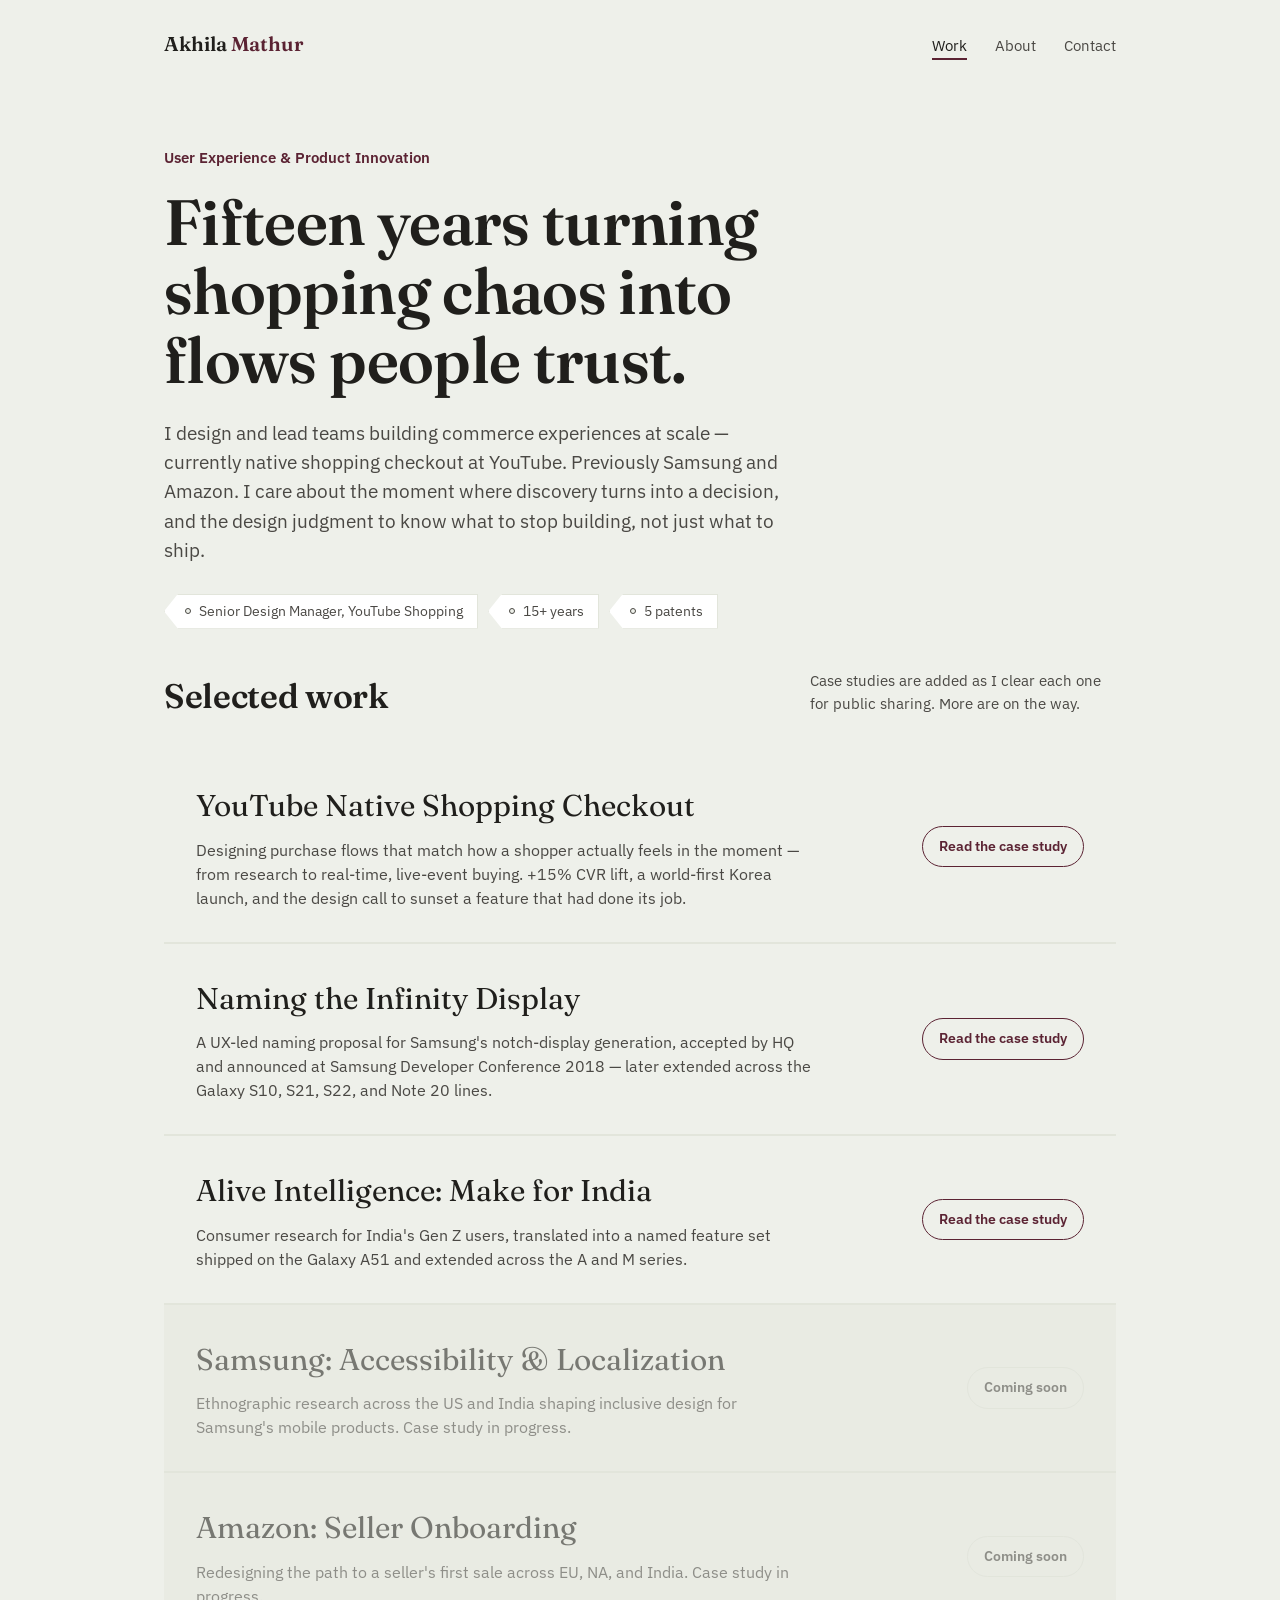
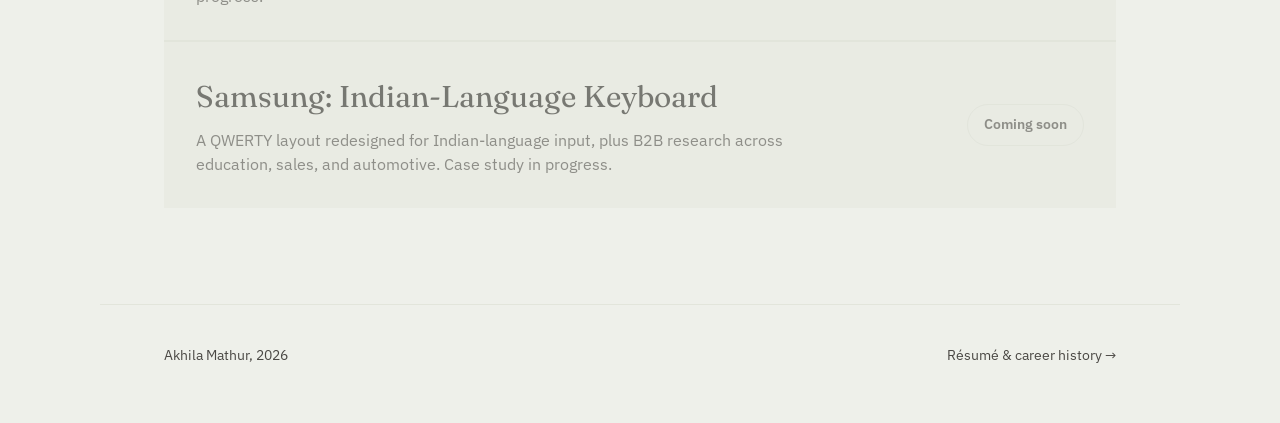
<file: index.html>
<!DOCTYPE html>
<html lang="en">
<head>
<meta charset="UTF-8">
<meta name="viewport" content="width=device-width, initial-scale=1.0">
<title>Akhila Mathur — UX & Product Design Leader</title>
<meta name="description" content="Product strategy and UX leader with 15+ years building shopping, commerce, and platform experiences — YouTube, Samsung, Amazon.">
<link rel="preconnect" href="https://fonts.googleapis.com">
<link rel="preconnect" href="https://fonts.gstatic.com" crossorigin>
<link href="https://fonts.googleapis.com/css2?family=Fraunces:opsz,wght@9..144,500;9..144,600;9..144,700&family=IBM+Plex+Sans:wght@400;500;600&display=swap" rel="stylesheet">
<link rel="stylesheet" href="styles.css">
</head>
<body>

<nav class="site-nav">
  <a href="index.html" class="logo">Akhila <span>Mathur</span></a>
  <ul>
    <li><a href="index.html" class="active">Work</a></li>
    <li><a href="about.html">About</a></li>
    <li><a href="contact.html">Contact</a></li>
  </ul>
</nav>

<header class="hero">
  <div class="kicker">User Experience &amp; Product Innovation</div>
  <h1>Fifteen years turning shopping chaos into flows people trust.</h1>
  <p class="lede">I design and lead teams building commerce experiences at scale — currently native shopping checkout at YouTube. Previously Samsung and Amazon. I care about the moment where discovery turns into a decision, and the design judgment to know what to stop building, not just what to ship.</p>
  <div class="tag-row">
    <span class="tag"><span class="hole"></span>Senior Design Manager, YouTube Shopping</span>
    <span class="tag"><span class="hole"></span>15+ years</span>
    <span class="tag"><span class="hole"></span>5 patents</span>
  </div>
</header>

<section class="tight">
  <div class="section-head">
    <h2>Selected work</h2>
    <p class="note">Case studies are added as I clear each one for public sharing. More are on the way.</p>
  </div>

  <div class="work-list">
    <a class="work-item" href="case-study-checkout.html">
      <div>
        <div class="title">YouTube Native Shopping Checkout</div>
        <p>Designing purchase flows that match how a shopper actually feels in the moment — from research to real-time, live-event buying. +15% CVR lift, a world-first Korea launch, and the design call to sunset a feature that had done its job.</p>
      </div>
      <span class="go">Read the case study</span>
    </a>

    <a class="work-item" href="case-study-samsung-infinity.html">
      <div>
        <div class="title">Naming the Infinity Display</div>
        <p>A UX-led naming proposal for Samsung's notch-display generation, accepted by HQ and announced at Samsung Developer Conference 2018 — later extended across the Galaxy S10, S21, S22, and Note 20 lines.</p>
      </div>
      <span class="go">Read the case study</span>
    </a>

    <a class="work-item" href="case-study-alive-intelligence.html">
      <div>
        <div class="title">Alive Intelligence: Make for India</div>
        <p>Consumer research for India's Gen Z users, translated into a named feature set shipped on the Galaxy A51 and extended across the A and M series.</p>
      </div>
      <span class="go">Read the case study</span>
    </a>

    <div class="work-item disabled">
      <div>
        <div class="title">Samsung: Accessibility &amp; Localization</div>
        <p>Ethnographic research across the US and India shaping inclusive design for Samsung's mobile products. Case study in progress.</p>
      </div>
      <span class="go">Coming soon</span>
    </div>

    <div class="work-item disabled">
      <div>
        <div class="title">Amazon: Seller Onboarding</div>
        <p>Redesigning the path to a seller's first sale across EU, NA, and India. Case study in progress.</p>
      </div>
      <span class="go">Coming soon</span>
    </div>

    <div class="work-item disabled">
      <div>
        <div class="title">Samsung: Indian-Language Keyboard</div>
        <p>A QWERTY layout redesigned for Indian-language input, plus B2B research across education, sales, and automotive. Case study in progress.</p>
      </div>
      <span class="go">Coming soon</span>
    </div>
  </div>
</section>

<footer>
  <span>Akhila Mathur, 2026</span>
  <a href="about.html">Résumé &amp; career history →</a>
</footer>

</body>
</html>
</file>
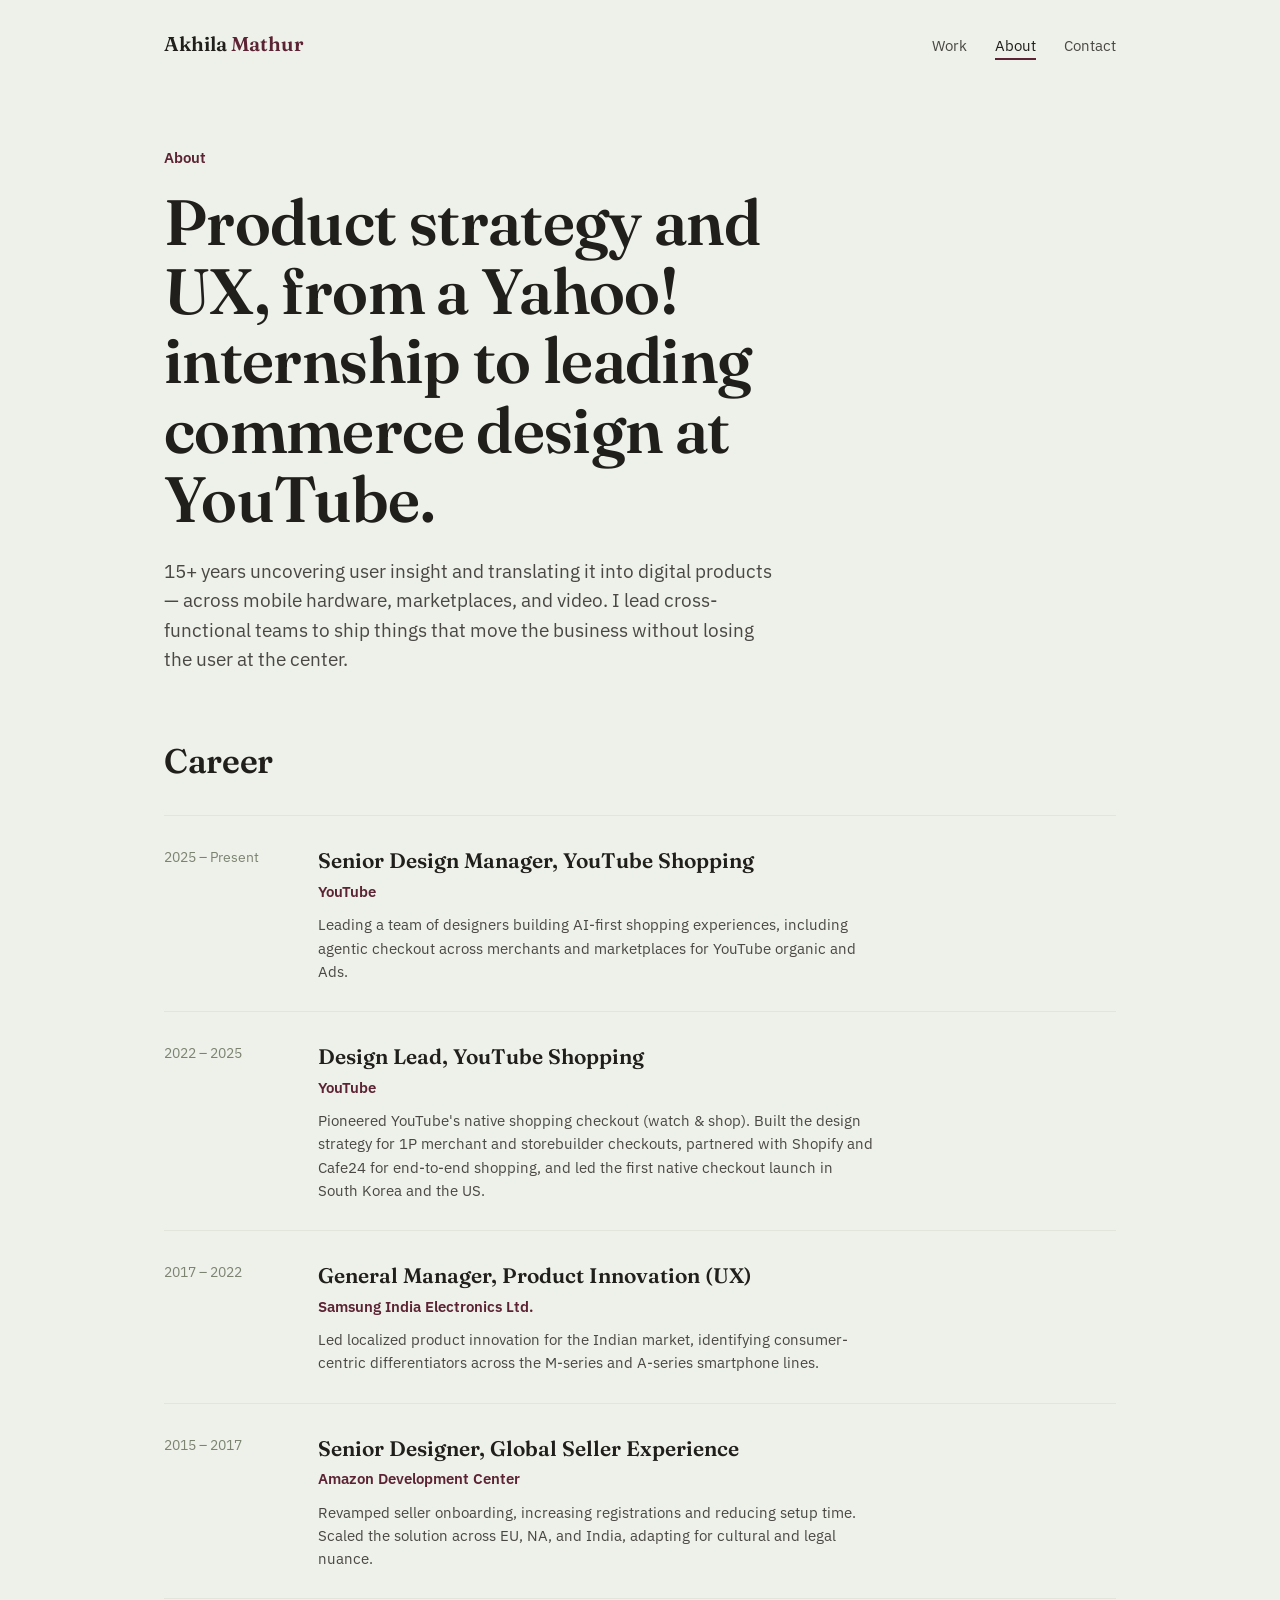
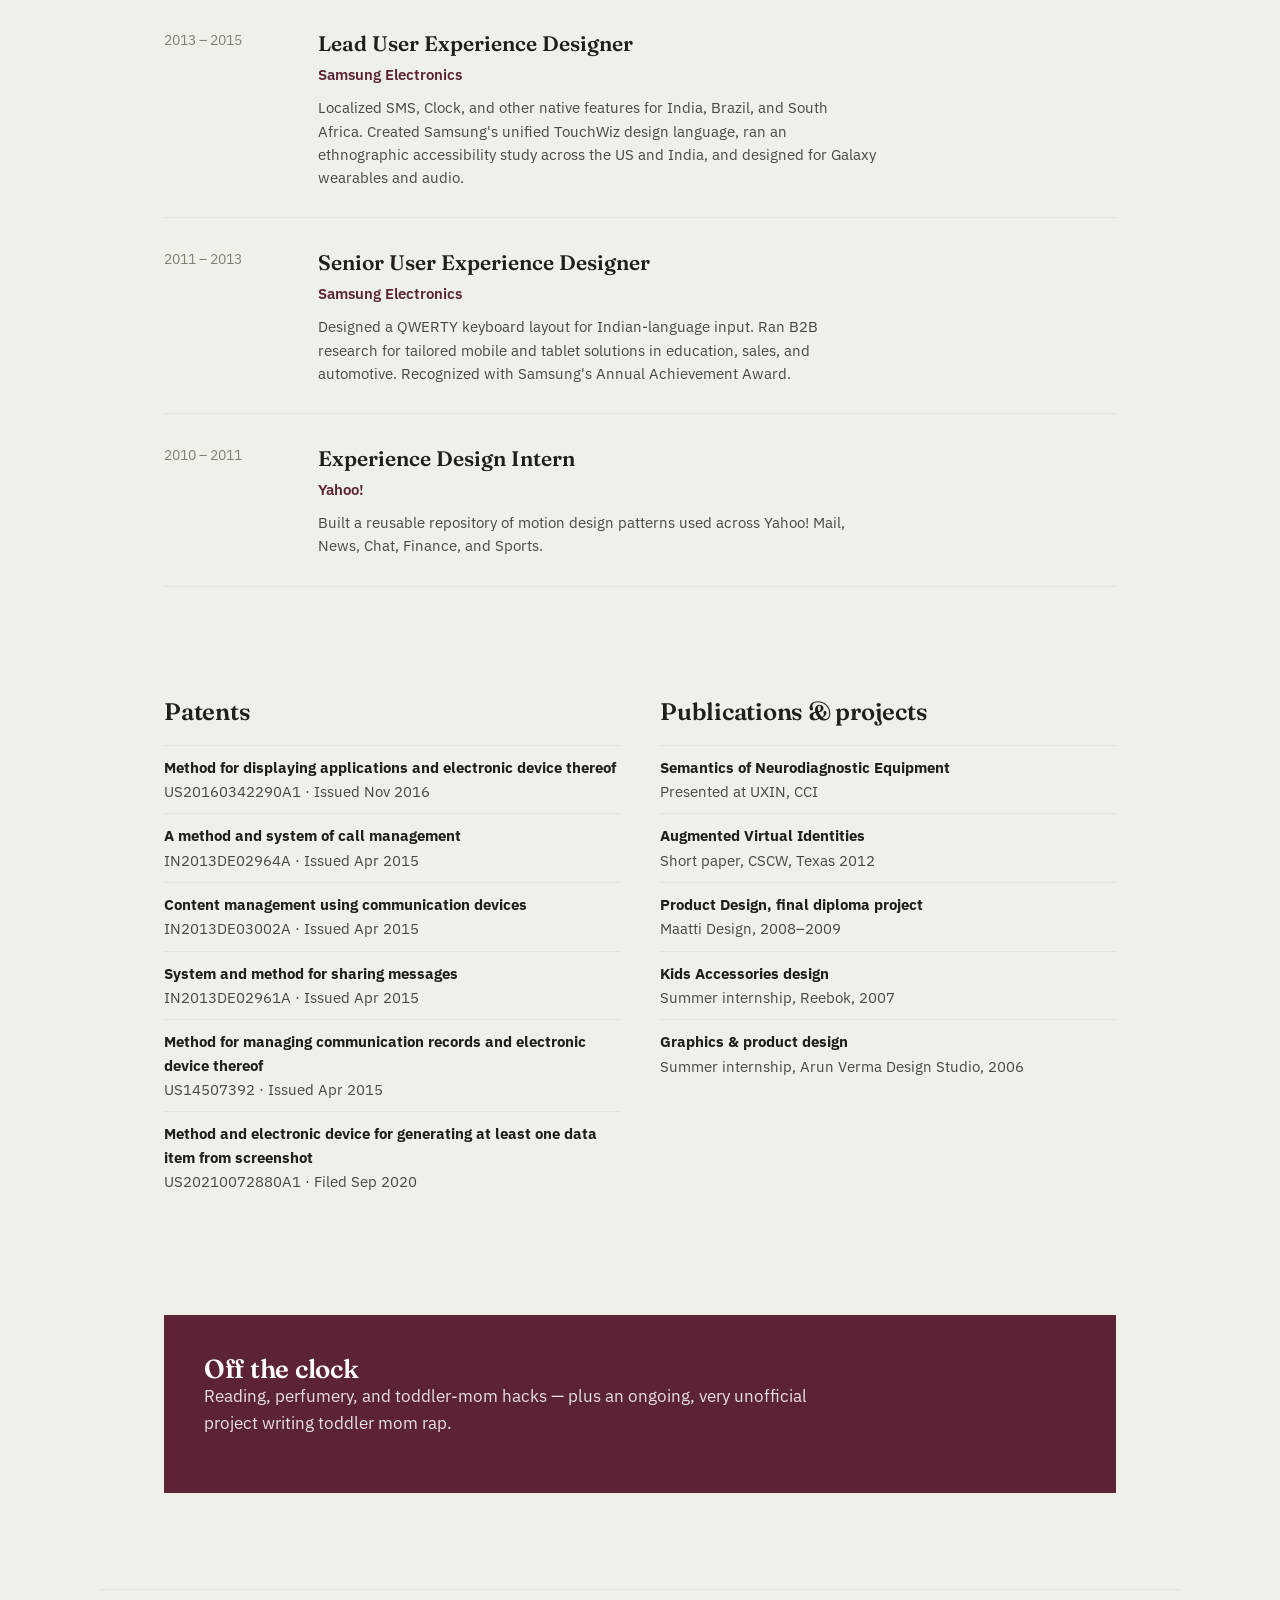
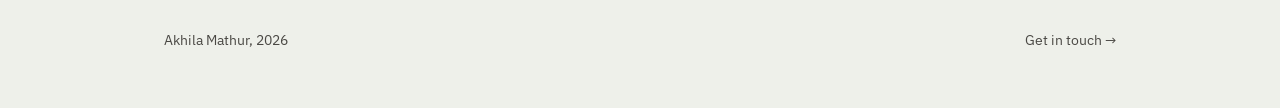
<file: about.html>
<!DOCTYPE html>
<html lang="en">
<head>
<meta charset="UTF-8">
<meta name="viewport" content="width=device-width, initial-scale=1.0">
<title>About — Akhila Mathur</title>
<link rel="preconnect" href="https://fonts.googleapis.com">
<link rel="preconnect" href="https://fonts.gstatic.com" crossorigin>
<link href="https://fonts.googleapis.com/css2?family=Fraunces:opsz,wght@9..144,500;9..144,600;9..144,700&family=IBM+Plex+Sans:wght@400;500;600&display=swap" rel="stylesheet">
<link rel="stylesheet" href="styles.css">
</head>
<body>

<nav class="site-nav">
  <a href="index.html" class="logo">Akhila <span>Mathur</span></a>
  <ul>
    <li><a href="index.html">Work</a></li>
    <li><a href="about.html" class="active">About</a></li>
    <li><a href="contact.html">Contact</a></li>
  </ul>
</nav>

<header class="hero">
  <div class="kicker">About</div>
  <h1>Product strategy and UX, from a Yahoo! internship to leading commerce design at YouTube.</h1>
  <p class="lede">15+ years uncovering user insight and translating it into digital products — across mobile hardware, marketplaces, and video. I lead cross-functional teams to ship things that move the business without losing the user at the center.</p>
</header>

<section class="tight">
  <div class="section-head">
    <h2>Career</h2>
  </div>

  <div class="timeline">

    <div class="tl-item">
      <div class="years">2025 – Present</div>
      <div>
        <h4>Senior Design Manager, YouTube Shopping</h4>
        <div class="company">YouTube</div>
        <p>Leading a team of designers building AI-first shopping experiences, including agentic checkout across merchants and marketplaces for YouTube organic and Ads.</p>
      </div>
    </div>

    <div class="tl-item">
      <div class="years">2022 – 2025</div>
      <div>
        <h4>Design Lead, YouTube Shopping</h4>
        <div class="company">YouTube</div>
        <p>Pioneered YouTube's native shopping checkout (watch &amp; shop). Built the design strategy for 1P merchant and storebuilder checkouts, partnered with Shopify and Cafe24 for end-to-end shopping, and led the first native checkout launch in South Korea and the US.</p>
      </div>
    </div>

    <div class="tl-item">
      <div class="years">2017 – 2022</div>
      <div>
        <h4>General Manager, Product Innovation (UX)</h4>
        <div class="company">Samsung India Electronics Ltd.</div>
        <p>Led localized product innovation for the Indian market, identifying consumer-centric differentiators across the M-series and A-series smartphone lines.</p>
      </div>
    </div>

    <div class="tl-item">
      <div class="years">2015 – 2017</div>
      <div>
        <h4>Senior Designer, Global Seller Experience</h4>
        <div class="company">Amazon Development Center</div>
        <p>Revamped seller onboarding, increasing registrations and reducing setup time. Scaled the solution across EU, NA, and India, adapting for cultural and legal nuance.</p>
      </div>
    </div>

    <div class="tl-item">
      <div class="years">2013 – 2015</div>
      <div>
        <h4>Lead User Experience Designer</h4>
        <div class="company">Samsung Electronics</div>
        <p>Localized SMS, Clock, and other native features for India, Brazil, and South Africa. Created Samsung's unified TouchWiz design language, ran an ethnographic accessibility study across the US and India, and designed for Galaxy wearables and audio.</p>
      </div>
    </div>

    <div class="tl-item">
      <div class="years">2011 – 2013</div>
      <div>
        <h4>Senior User Experience Designer</h4>
        <div class="company">Samsung Electronics</div>
        <p>Designed a QWERTY keyboard layout for Indian-language input. Ran B2B research for tailored mobile and tablet solutions in education, sales, and automotive. Recognized with Samsung's Annual Achievement Award.</p>
      </div>
    </div>

    <div class="tl-item">
      <div class="years">2010 – 2011</div>
      <div>
        <h4>Experience Design Intern</h4>
        <div class="company">Yahoo!</div>
        <p>Built a reusable repository of motion design patterns used across Yahoo! Mail, News, Chat, Finance, and Sports.</p>
      </div>
    </div>

  </div>
</section>

<section>
  <div class="mini-grid">
    <div>
      <div class="section-head" style="margin-bottom:20px;"><h2 style="font-size:24px;">Patents</h2></div>
      <ul class="mini-list">
        <li><strong>Method for displaying applications and electronic device thereof</strong>US20160342290A1 · Issued Nov 2016</li>
        <li><strong>A method and system of call management</strong>IN2013DE02964A · Issued Apr 2015</li>
        <li><strong>Content management using communication devices</strong>IN2013DE03002A · Issued Apr 2015</li>
        <li><strong>System and method for sharing messages</strong>IN2013DE02961A · Issued Apr 2015</li>
        <li><strong>Method for managing communication records and electronic device thereof</strong>US14507392 · Issued Apr 2015</li>
        <li><strong>Method and electronic device for generating at least one data item from screenshot</strong>US20210072880A1 · Filed Sep 2020</li>
      </ul>
    </div>
    <div>
      <div class="section-head" style="margin-bottom:20px;"><h2 style="font-size:24px;">Publications &amp; projects</h2></div>
      <ul class="mini-list">
        <li><strong>Semantics of Neurodiagnostic Equipment</strong>Presented at UXIN, CCI</li>
        <li><strong>Augmented Virtual Identities</strong>Short paper, CSCW, Texas 2012</li>
        <li><strong>Product Design, final diploma project</strong>Maatti Design, 2008–2009</li>
        <li><strong>Kids Accessories design</strong>Summer internship, Reebok, 2007</li>
        <li><strong>Graphics &amp; product design</strong>Summer internship, Arun Verma Design Studio, 2006</li>
      </ul>
    </div>
  </div>
</section>

<section>
  <div class="interests">
    <h2 style="font-size:26px;">Off the clock</h2>
    <p>Reading, perfumery, and toddler-mom hacks — plus an ongoing, very unofficial project writing toddler mom rap.</p>
  </div>
</section>

<footer>
  <span>Akhila Mathur, 2026</span>
  <a href="contact.html">Get in touch →</a>
</footer>

</body>
</html>
</file>
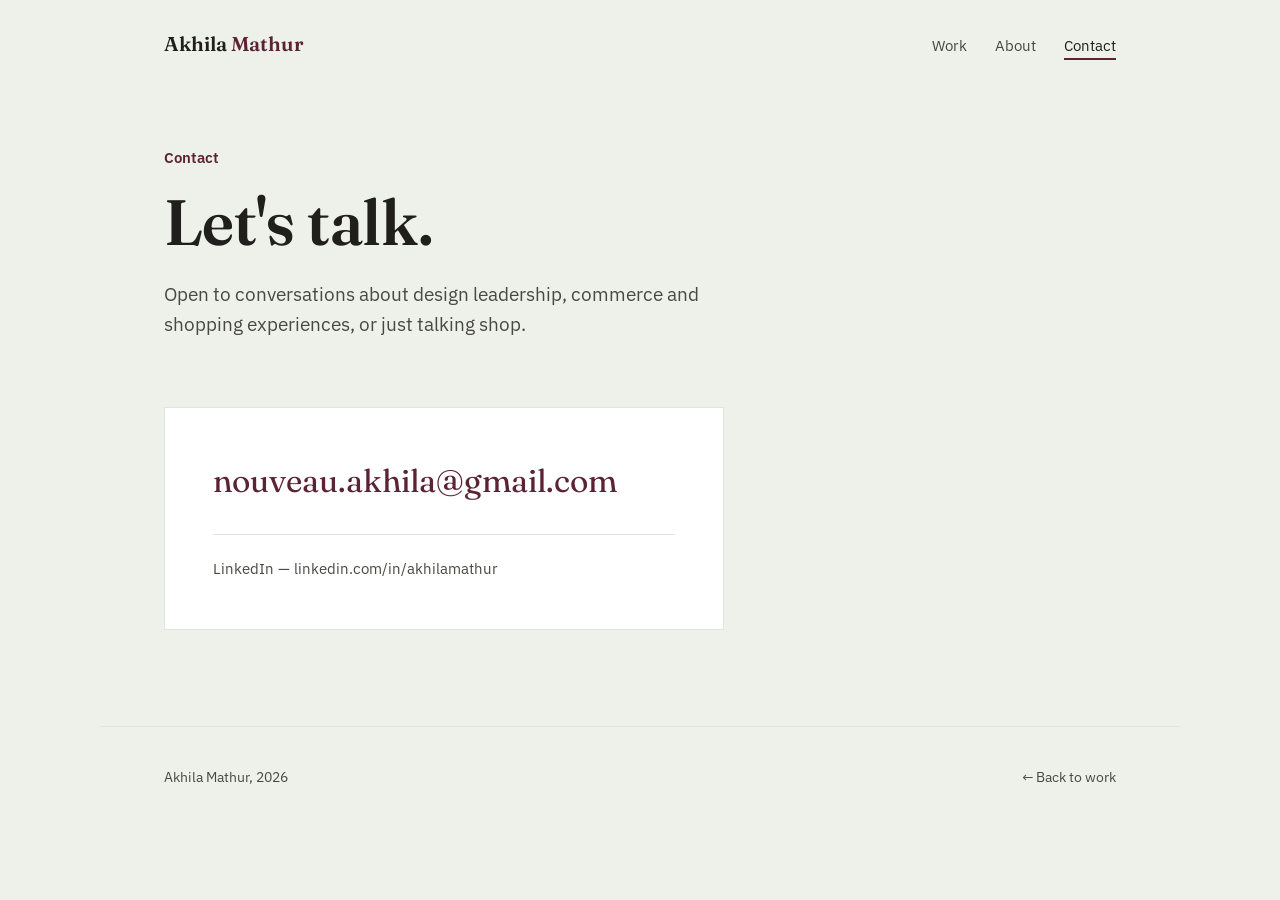
<file: contact.html>
<!DOCTYPE html>
<html lang="en">
<head>
<meta charset="UTF-8">
<meta name="viewport" content="width=device-width, initial-scale=1.0">
<title>Contact — Akhila Mathur</title>
<link rel="preconnect" href="https://fonts.googleapis.com">
<link rel="preconnect" href="https://fonts.gstatic.com" crossorigin>
<link href="https://fonts.googleapis.com/css2?family=Fraunces:opsz,wght@9..144,500;9..144,600;9..144,700&family=IBM+Plex+Sans:wght@400;500;600&display=swap" rel="stylesheet">
<link rel="stylesheet" href="styles.css">
</head>
<body>

<nav class="site-nav">
  <a href="index.html" class="logo">Akhila <span>Mathur</span></a>
  <ul>
    <li><a href="index.html">Work</a></li>
    <li><a href="about.html">About</a></li>
    <li><a href="contact.html" class="active">Contact</a></li>
  </ul>
</nav>

<header class="hero">
  <div class="kicker">Contact</div>
  <h1>Let's talk.</h1>
  <p class="lede">Open to conversations about design leadership, commerce and shopping experiences, or just talking shop.</p>
</header>

<section class="tight">
  <div class="contact-card">
    <a class="big-link" href="mailto:nouveau.akhila@gmail.com">nouveau.akhila@gmail.com</a>
    <ul class="contact-list">
      <li><a href="https://www.linkedin.com/in/akhilamathur" target="_blank" rel="noopener">LinkedIn — linkedin.com/in/akhilamathur</a></li>
    </ul>
  </div>
</section>

<footer>
  <span>Akhila Mathur, 2026</span>
  <a href="index.html">← Back to work</a>
</footer>

</body>
</html>
</file>
<file: styles.css>
/* ============================================
   Akhila Mathur — Portfolio
   Design tokens
   ============================================ */

:root{
  --ink: #201F1C;
  --ink-soft: #4A4844;
  --chalk: #EEF0EA;
  --chalk-deep: #E2E5DB;
  --white: #FFFFFF;
  --plum: #5B2333;
  --plum-deep: #3E1722;
  --brass: #B98A2E;
  --sage: #7C8471;

  --serif: "Fraunces", Georgia, serif;
  --sans: "IBM Plex Sans", -apple-system, BlinkMacSystemFont, "Segoe UI", sans-serif;

  --max-w: 1080px;
  --gutter: clamp(24px, 5vw, 64px);
}

*, *::before, *::after{ box-sizing: border-box; }

html{ scroll-behavior: smooth; }

body{
  margin: 0;
  background: var(--chalk);
  color: var(--ink);
  font-family: var(--sans);
  font-size: 17px;
  line-height: 1.55;
  -webkit-font-smoothing: antialiased;
}

@media (prefers-reduced-motion: reduce){
  html{ scroll-behavior: auto; }
  *{ animation-duration: 0.001ms !important; transition-duration: 0.001ms !important; }
}

a{ color: inherit; }
img{ max-width: 100%; display: block; }

:focus-visible{
  outline: 2px solid var(--plum);
  outline-offset: 3px;
}

h1, h2, h3{
  font-family: var(--serif);
  font-weight: 600;
  line-height: 1.08;
  margin: 0;
  letter-spacing: -0.01em;
}

p{ margin: 0 0 1em; max-width: 62ch; }

.wrap{
  max-width: var(--max-w);
  margin: 0 auto;
  padding: 0 var(--gutter);
}

/* ============ Nav ============ */

.site-nav{
  display: flex;
  align-items: center;
  justify-content: space-between;
  padding: 28px var(--gutter);
  max-width: var(--max-w);
  margin: 0 auto;
}

.site-nav .logo{
  font-family: var(--serif);
  font-size: 20px;
  font-weight: 600;
  text-decoration: none;
  color: var(--ink);
}

.site-nav .logo span{ color: var(--plum); }

.site-nav ul{
  list-style: none;
  display: flex;
  gap: 28px;
  margin: 0;
  padding: 0;
}

.site-nav a{
  text-decoration: none;
  font-size: 15px;
  color: var(--ink-soft);
  position: relative;
  padding-bottom: 3px;
}

.site-nav a:hover, .site-nav a.active{
  color: var(--ink);
}

.site-nav a.active::after{
  content: "";
  position: absolute;
  left: 0; right: 0; bottom: -2px;
  height: 2px;
  background: var(--plum);
}

.nav-toggle{ display: none; }

@media (max-width: 640px){
  .site-nav{ flex-wrap: wrap; gap: 14px; padding: 22px 20px; }
  .site-nav ul{ gap: 18px; flex-wrap: wrap; }
}

/* ============ Swing tag ============
   Grounded in the subject: metadata is shown
   as a literal price-tag shape rather than a
   dot-separated eyebrow label.
================================== */

.tag{
  display: inline-flex;
  align-items: center;
  gap: 8px;
  background: var(--white);
  border: 1px solid var(--chalk-deep);
  padding: 6px 14px 6px 10px;
  font-size: 13.5px;
  color: var(--ink-soft);
  clip-path: polygon(14px 0, 100% 0, 100% 100%, 14px 100%, 0 50%);
  padding-left: 20px;
}

.tag .hole{
  width: 6px; height: 6px;
  border-radius: 50%;
  background: var(--chalk);
  border: 1px solid var(--ink-soft);
  flex: none;
}

.tag strong{ color: var(--ink); font-weight: 600; }

.tag-row{
  display: flex;
  flex-wrap: wrap;
  gap: 10px;
}

/* ============ Hero ============ */

.hero{
  padding: 56px var(--gutter) 40px;
  max-width: var(--max-w);
  margin: 0 auto;
}

.hero .kicker{
  font-size: 15px;
  color: var(--plum);
  font-weight: 600;
  margin-bottom: 18px;
}

.hero h1{
  font-size: clamp(38px, 6vw, 64px);
  max-width: 15ch;
  margin-bottom: 24px;
  animation: rise 700ms ease-out both;
}

@keyframes rise{
  from{ opacity: 0; transform: translateY(14px); }
  to{ opacity: 1; transform: translateY(0); }
}

.hero .lede{
  font-size: 19px;
  color: var(--ink-soft);
  max-width: 56ch;
  margin-bottom: 28px;
}

/* ============ Sections ============ */

section{
  padding: 56px var(--gutter);
  max-width: var(--max-w);
  margin: 0 auto;
}

section.tight{ padding-top: 0; }

.section-head{
  display: flex;
  justify-content: space-between;
  align-items: flex-end;
  gap: 24px;
  margin-bottom: 36px;
  flex-wrap: wrap;
}

.section-head h2{ font-size: clamp(26px, 3.4vw, 34px); }

.section-head .note{
  color: var(--ink-soft);
  font-size: 15px;
  max-width: 34ch;
  margin: 0;
}

/* ============ Work list ============ */

.work-list{
  display: flex;
  flex-direction: column;
  gap: 2px;
  background: var(--chalk-deep);
}

.work-item{
  background: var(--chalk);
  padding: 32px;
  display: grid;
  grid-template-columns: 1fr auto;
  gap: 20px;
  align-items: center;
  text-decoration: none;
  color: inherit;
  transition: background 180ms ease, transform 180ms ease;
}

.work-item:hover{
  background: var(--white);
}

.work-item .title{
  font-family: var(--serif);
  font-size: clamp(22px, 3vw, 30px);
  margin-bottom: 8px;
}

.work-item p{ color: var(--ink-soft); margin-bottom: 0; font-size: 15.5px; }

.work-item .go{
  font-size: 14px;
  font-weight: 600;
  color: var(--plum);
  white-space: nowrap;
  border: 1px solid var(--plum);
  padding: 9px 16px;
  border-radius: 100px;
}

.work-item.disabled{
  opacity: 0.55;
  cursor: default;
  pointer-events: none;
}

.work-item.disabled .go{
  color: var(--ink-soft);
  border-color: var(--chalk-deep);
}

@media (max-width: 620px){
  .work-item{ grid-template-columns: 1fr; }
}

/* ============ Case study ============ */

.cs-hero{
  padding: 44px var(--gutter) 8px;
  max-width: var(--max-w);
  margin: 0 auto;
}

.cs-hero h1{
  font-size: clamp(32px, 5vw, 50px);
  margin: 20px 0 22px;
  max-width: 18ch;
}

.cs-role{
  font-size: 17px;
  color: var(--ink-soft);
  margin-bottom: 8px;
}

.cs-body{
  max-width: 680px;
}

.cs-block{ margin-bottom: 52px; }

.cs-block h3{
  font-size: 14px;
  text-transform: none;
  color: var(--plum);
  font-weight: 600;
  margin-bottom: 14px;
  font-family: var(--sans);
}

.cs-block p{ font-size: 17px; color: var(--ink); max-width: 68ch; }

.principles{
  display: grid;
  grid-template-columns: repeat(3, 1fr);
  gap: 20px;
  margin-top: 20px;
}

.principle{
  background: var(--white);
  border: 1px solid var(--chalk-deep);
  padding: 20px;
}

.principle .label{
  font-weight: 600;
  color: var(--ink);
  display: block;
  margin-bottom: 8px;
  font-size: 15px;
}

.principle p{ font-size: 14.5px; color: var(--ink-soft); margin: 0; }

@media (max-width: 760px){
  .principles{ grid-template-columns: 1fr; }
}

/* Shipped timeline */

.shipped{
  display: flex;
  flex-direction: column;
  gap: 64px;
}

.ship-item{
  display: grid;
  grid-template-columns: 90px 1fr;
  gap: 28px;
}

.ship-item .year{
  font-family: var(--serif);
  font-size: 22px;
  color: var(--brass);
  padding-top: 4px;
}

.ship-item h4{
  font-family: var(--serif);
  font-size: 24px;
  font-weight: 600;
  margin: 0 0 10px;
}

.ship-item .metric{
  display: inline-block;
  background: var(--plum);
  color: var(--white);
  font-size: 13.5px;
  font-weight: 600;
  padding: 5px 12px;
  border-radius: 100px;
  margin: 10px 0 16px;
}

.shots{
  display: flex;
  gap: 16px;
  margin-top: 20px;
  flex-wrap: wrap;
}

.shots img{
  width: 150px;
  border: 6px solid var(--white);
  box-shadow: 0 10px 24px rgba(32,31,28,0.12);
}

/* Full-width official press imagery, with attribution */

.press-image{
  margin: 28px 0;
}

.press-image img{
  width: 100%;
  border: 1px solid var(--chalk-deep);
}

.press-image figcaption{
  font-size: 13px;
  color: var(--sage);
  margin-top: 8px;
}

@media (max-width: 620px){
  .ship-item{ grid-template-columns: 1fr; }
  .ship-item .year{ padding-top: 0; }
}

/* Press links */

.press-list{
  list-style: none;
  margin: 0; padding: 0;
  display: flex;
  flex-direction: column;
}

.press-list li{
  border-top: 1px solid var(--chalk-deep);
  padding: 16px 0;
}

.press-list li:last-child{ border-bottom: 1px solid var(--chalk-deep); }

.press-list a{
  text-decoration: none;
  display: flex;
  justify-content: space-between;
  gap: 20px;
  align-items: baseline;
}

.press-list .pub{ font-size: 13.5px; color: var(--sage); white-space: nowrap; }
.press-list .headline{ font-size: 15.5px; }
.press-list a:hover .headline{ color: var(--plum); }

/* Caveat note box */

.note-box{
  background: var(--white);
  border-left: 3px solid var(--brass);
  padding: 18px 22px;
  font-size: 14.5px;
  color: var(--ink-soft);
  margin: 40px 0;
  max-width: 680px;
}

.note-box strong{ color: var(--ink); }

/* ============ About / timeline ============ */

.timeline{
  display: flex;
  flex-direction: column;
}

.tl-item{
  display: grid;
  grid-template-columns: 130px 1fr;
  gap: 24px;
  padding: 28px 0;
  border-top: 1px solid var(--chalk-deep);
}

.tl-item:last-child{ border-bottom: 1px solid var(--chalk-deep); }

.tl-item .years{
  font-size: 14px;
  color: var(--sage);
  padding-top: 3px;
}

.tl-item h4{
  font-family: var(--serif);
  font-size: 21px;
  font-weight: 600;
  margin: 0 0 4px;
}

.tl-item .company{
  font-size: 14.5px;
  color: var(--plum);
  font-weight: 600;
  margin-bottom: 10px;
}

.tl-item p{ font-size: 15px; color: var(--ink-soft); margin: 0; }

@media (max-width: 620px){
  .tl-item{ grid-template-columns: 1fr; gap: 6px; }
}

.mini-grid{
  display: grid;
  grid-template-columns: 1fr 1fr;
  gap: 40px;
}

@media (max-width: 700px){
  .mini-grid{ grid-template-columns: 1fr; }
}

.mini-list{
  list-style: none;
  margin: 0; padding: 0;
}

.mini-list li{
  padding: 10px 0;
  border-top: 1px solid var(--chalk-deep);
  font-size: 14.5px;
  color: var(--ink-soft);
}

.mini-list li strong{ color: var(--ink); display: block; font-size: 15px; margin-bottom: 2px; }

.interests{
  background: var(--plum);
  color: var(--white);
  padding: 40px;
}

.interests h2{ color: var(--white); }
.interests p{ color: rgba(255,255,255,0.86); }

/* ============ Contact ============ */

.contact-card{
  background: var(--white);
  border: 1px solid var(--chalk-deep);
  padding: 48px;
  text-align: left;
  max-width: 560px;
}

.contact-card .big-link{
  font-family: var(--serif);
  font-size: clamp(24px, 4vw, 32px);
  text-decoration: none;
  color: var(--plum);
  word-break: break-word;
}

.contact-card .big-link:hover{ text-decoration: underline; }

.contact-list{
  list-style: none;
  margin: 28px 0 0; padding: 20px 0 0;
  border-top: 1px solid var(--chalk-deep);
  display: flex;
  flex-direction: column;
  gap: 12px;
}

.contact-list a{
  text-decoration: none;
  font-size: 15px;
  color: var(--ink-soft);
}

.contact-list a:hover{ color: var(--plum); }

/* ============ Footer ============ */

footer{
  padding: 40px var(--gutter) 56px;
  max-width: var(--max-w);
  margin: 0 auto;
  display: flex;
  justify-content: space-between;
  align-items: center;
  border-top: 1px solid var(--chalk-deep);
  margin-top: 40px;
  font-size: 14px;
  color: var(--ink-soft);
  flex-wrap: wrap;
  gap: 12px;
}

footer a{ color: var(--ink-soft); text-decoration: none; }
footer a:hover{ color: var(--plum); }
</file>
